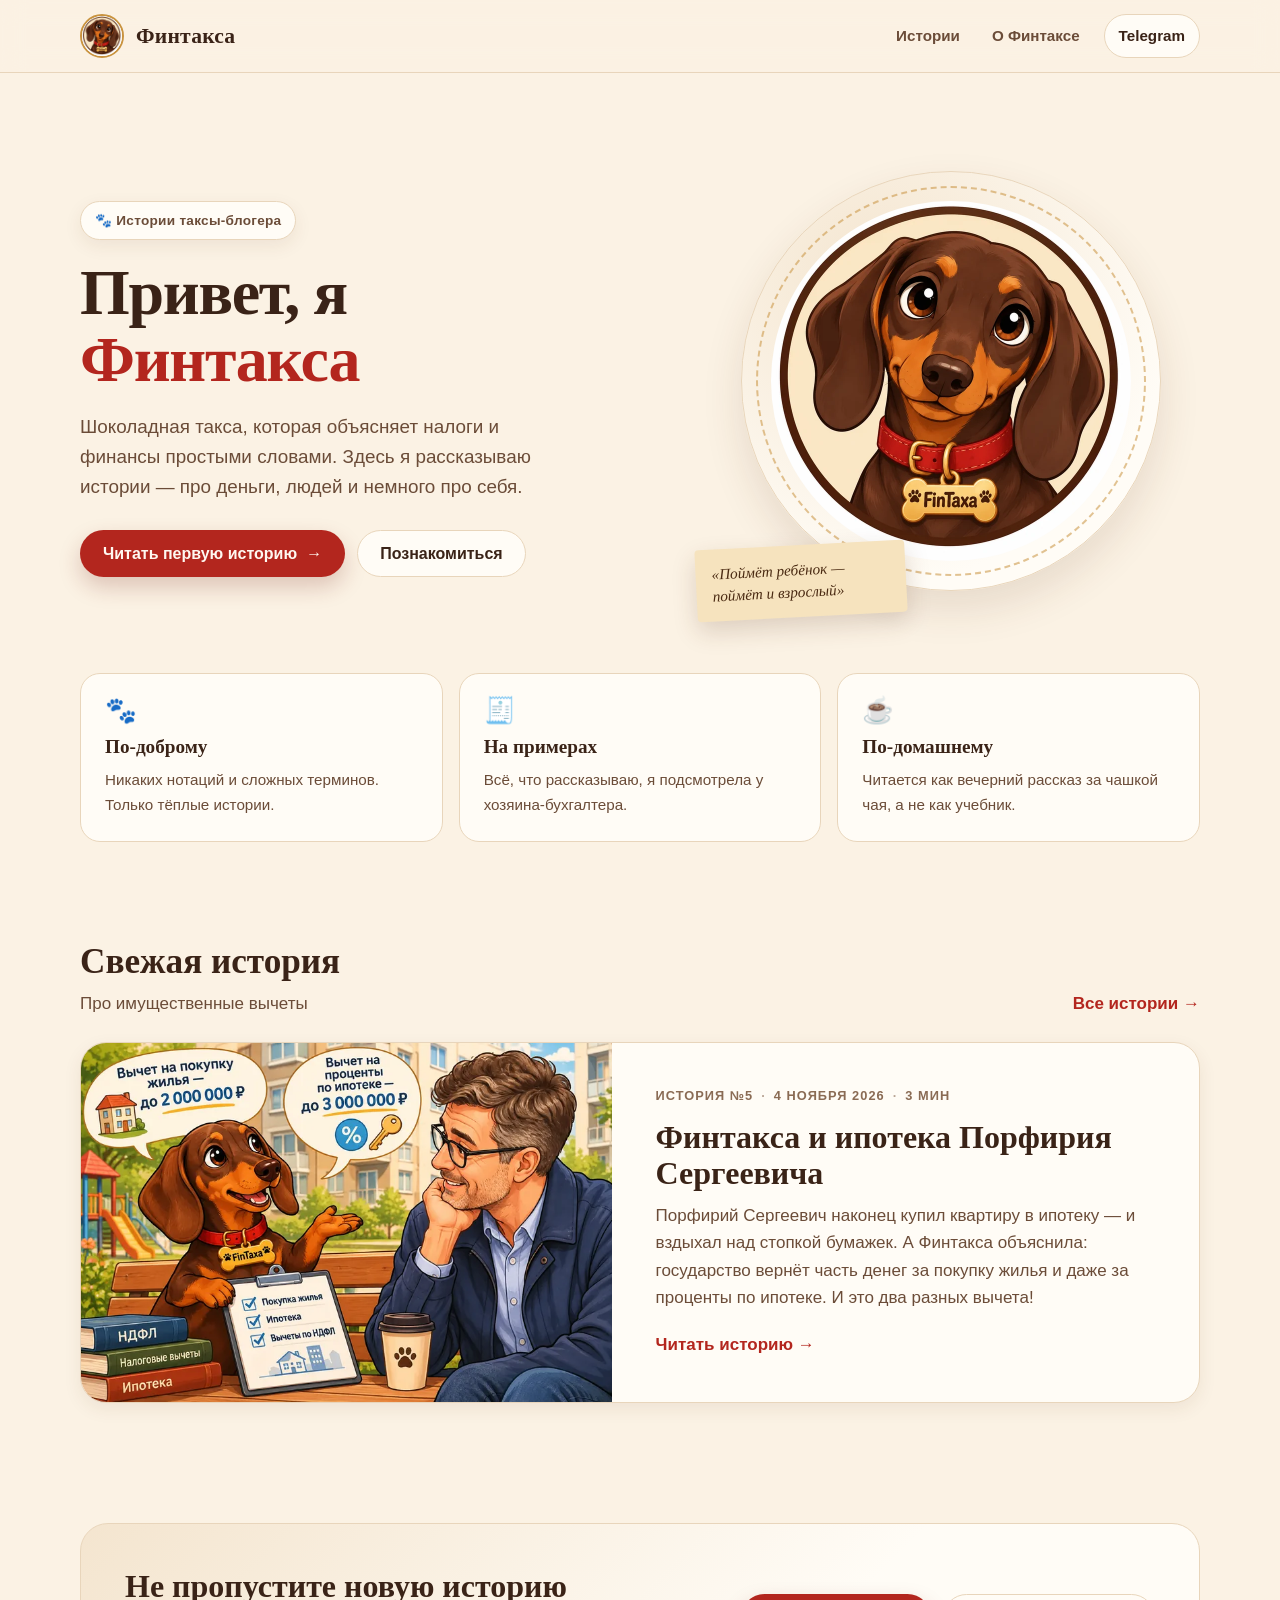
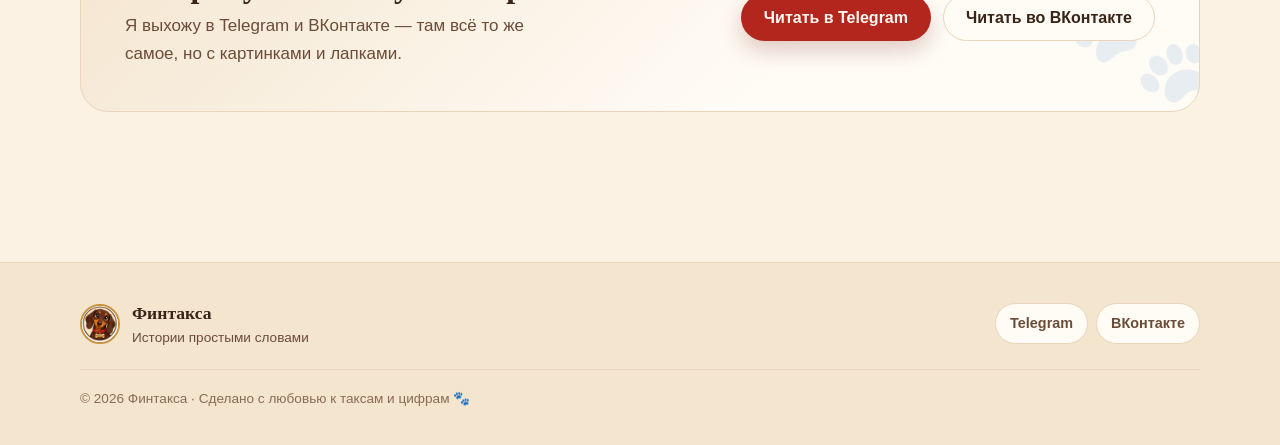
<file: site/index.html>
<!doctype html>
<html lang="ru">
<head>
  <meta charset="utf-8">
  <meta name="viewport" content="width=device-width, initial-scale=1">
  <title>Финтакса — истории таксы о финансах и налогах</title>
  <meta name="description" content="Истории шоколадной таксы Финтаксы, которая объясняет налоги и финансы простыми словами. Без занудства, с примерами и юмором.">
  <meta name="theme-color" content="#FBF2E4">
  <meta property="og:type" content="website">
  <meta property="og:locale" content="ru_RU">
  <meta property="og:title" content="Финтакса — истории таксы о финансах и налогах">
  <meta property="og:description" content="Истории шоколадной таксы Финтаксы, которая объясняет налоги и финансы простыми словами.">
  <meta property="og:image" content="assets/img/avatar.webp">
  <link rel="icon" type="image/png" href="assets/img/favicon.png">
  <link rel="stylesheet" href="assets/style.css">
</head>
<body>
  <a class="skip-link" href="#main">Перейти к содержанию</a>

  <header class="site-header">
    <div class="wrap header-inner">
      <a class="brand" href="#/" data-nav="home" aria-label="Финтакса — на главную">
        <img class="brand-avatar" src="assets/img/avatar.webp" alt="" width="44" height="44">
        <span class="brand-name">Финтакса</span>
      </a>
      <nav class="nav" aria-label="Основная навигация">
        <a href="#/stories" data-nav="stories">Истории</a>
        <a href="#/about" data-nav="about">О Финтаксе</a>
        <a class="nav-cta" href="https://t.me/fintaxa_explains" target="_blank" rel="noopener">Telegram</a>
      </nav>
    </div>
  </header>

  <main id="main">
    <!-- Главная -->
    <div class="view is-active" data-view="home" id="view-home">
      <section class="wrap hero">
        <div class="hero-copy">
          <span class="badge">🐾 Истории таксы-блогера</span>
          <h1>Привет, я <span class="accent">Финтакса</span></h1>
          <p class="lead">Шоколадная такса, которая объясняет налоги и финансы простыми словами. Здесь я рассказываю истории — про деньги, людей и немного про себя.</p>
          <div class="actions">
            <a class="btn btn-primary" href="#/story/kak-taksa-stala-fintaksоy">Читать первую историю <span aria-hidden="true">→</span></a>
            <a class="btn btn-ghost" href="#/about">Познакомиться</a>
          </div>
        </div>

        <div class="hero-figure">
          <div class="avatar-ring">
            <img src="assets/img/avatar.webp"
                 alt="Финтакса — шоколадная такса в красном ошейнике с медальоном FinTaxa"
                 width="720" height="720">
          </div>
          <p class="sticky-note">«Поймёт ребёнок — поймёт и взрослый»</p>
        </div>
      </section>

      <section class="wrap features" aria-label="Почему здесь так просто">
        <div class="feature">
          <span class="feature-ico" aria-hidden="true">🐾</span>
          <h2>По-доброму</h2>
          <p>Никаких нотаций и сложных терминов. Только тёплые истории.</p>
        </div>
        <div class="feature">
          <span class="feature-ico" aria-hidden="true">🧾</span>
          <h2>На примерах</h2>
          <p>Всё, что рассказываю, я подсмотрела у хозяина-бухгалтера.</p>
        </div>
        <div class="feature">
          <span class="feature-ico" aria-hidden="true">☕</span>
          <h2>По-домашнему</h2>
          <p>Читается как вечерний рассказ за чашкой чая, а не как учебник.</p>
        </div>
      </section>

      <section class="wrap section">
        <div class="section-head">
          <div>
            <h2>Свежая история</h2>
            <p class="section-sub">Про имущественные вычеты</p>
          </div>
          <a class="text-link" href="#/stories">Все истории →</a>
        </div>
        <a class="story-card" href="#/story/porfiriy-ipoteka-vychet">
          <img src="assets/img/story-5-card.webp"
               alt="Такса Финтакса объясняет Порфирию Сергеевичу имущественные вычеты: за покупку квартиры и проценты по ипотеке"
               width="800" height="533" loading="lazy">
          <span class="story-card-body">
            <span class="meta"><span>История №5</span><span class="dot">·</span><span>4 ноября 2026</span><span class="dot">·</span><span>3 мин</span></span>
            <span class="story-title">Финтакса и ипотека Порфирия Сергеевича</span>
            <span class="story-excerpt">Порфирий Сергеевич наконец купил квартиру в ипотеку — и вздыхал над стопкой бумажек. А Финтакса объяснила: государство вернёт часть денег за покупку жилья и даже за проценты по ипотеке. И это два разных вычета!</span>
            <span class="read-more">Читать историю →</span>
          </span>
        </a>
      </section>

      <section class="wrap section">
        <div class="subscribe">
          <div>
            <h2>Не пропустите новую историю</h2>
            <p>Я выхожу в Telegram и ВКонтакте — там всё то же самое, но с картинками и лапками.</p>
          </div>
          <div class="actions">
            <a class="btn btn-primary" href="https://t.me/fintaxa_explains" target="_blank" rel="noopener">Читать в Telegram</a>
            <a class="btn btn-ghost" href="https://vk.com/club242737346" target="_blank" rel="noopener">Читать во ВКонтакте</a>
          </div>
        </div>
      </section>
    </div>

    <!-- Все истории -->
    <div class="view" data-view="stories" id="view-stories">
      <section class="wrap page-head">
        <span class="eyebrow">Истории</span>
        <h1>Все истории</h1>
        <p class="lead">Небольшие рассказы о деньгах, налогах и жизни одной любопытной таксы.</p>
      </section>

      <section class="wrap">
        <div class="story-list">
          <a class="story-row" href="#/story/porfiriy-ipoteka-vychet">
            <img src="assets/img/story-5-card.webp"
                 alt="Такса Финтакса объясняет Порфирию Сергеевичу имущественные вычеты: за покупку квартиры и проценты по ипотеке"
                 width="800" height="533" loading="lazy">
            <span class="story-row-body">
              <span class="meta"><span>История №5</span><span class="dot">·</span><span>4 ноября 2026</span><span class="dot">·</span><span>3 мин</span></span>
              <span class="story-title">Финтакса и ипотека Порфирия Сергеевича</span>
              <span class="story-excerpt">Порфирий Сергеевич наконец купил квартиру в ипотеку — и вздыхал над стопкой бумажек. А Финтакса объяснила: государство вернёт часть денег за покупку жилья и даже за проценты по ипотеке. И это два разных вычета!</span>
              <span class="read-more">Читать историю →</span>
            </span>
          </a>

          <a class="story-row" href="#/story/vychety-lukerya-petrovna">
            <img src="assets/img/story-4-card.webp"
                 alt="Такса Финтакса объясняет соседке Лукерье Петровне налоговые вычеты за обучение и лечение"
                 width="800" height="533" loading="lazy">
            <span class="story-row-body">
              <span class="meta"><span>История №4</span><span class="dot">·</span><span>1 ноября 2026</span><span class="dot">·</span><span>3 мин</span></span>
              <span class="story-title">Государство возвращает!</span>
              <span class="story-excerpt">Лукерья Петровна потратилась на учёбу дочки и лечение — и тяжело вздыхала. А Финтакса объяснила: государство возвращает часть налога, это называется вычет. И считается он за обучение и лечение отдельно!</span>
              <span class="read-more">Читать историю →</span>
            </span>
          </a>

          <a class="story-row" href="#/story/pyat-stavok-ndfl">
            <img src="assets/img/story-3-card.webp"
                 alt="Такса Финтакса объясняет лестницу прогрессивной шкалы НДФЛ: пять ступенек со ставками 13, 15, 18, 20 и 22 процента"
                 width="800" height="533" loading="lazy">
            <span class="story-row-body">
              <span class="meta"><span>История №3</span><span class="dot">·</span><span>1 ноября 2026</span><span class="dot">·</span><span>3 мин</span></span>
              <span class="story-title">Пять ступенек налога</span>
              <span class="story-excerpt">Миша испугался: ставок налога стало пять! Финтакса объясняет прогрессивную шкалу на примере лестницы из пяти ступенек — и почему повышенный налог берут только с «хвостика» сверх порога.</span>
              <span class="read-more">Читать историю →</span>
            </span>
          </a>

          <a class="story-row" href="#/story/nalogi-ne-strashno">
            <img src="assets/img/story-2-card.webp"
                 alt="Такса Финтакса задумчиво смотрит на листок с расчётом налога 13% с зарплаты"
                 width="800" height="533" loading="lazy">
            <span class="story-row-body">
              <span class="meta"><span>История №2</span><span class="dot">·</span><span>30 октября 2026</span><span class="dot">·</span><span>2 мин</span></span>
              <span class="story-title">Налоги — это не страшно</span>
              <span class="story-excerpt">Соседский мальчик Миша спрашивает, что такое налог. Финтакса объясняет на примере класса, который скинулся по сто рублей на общие карандаши.</span>
              <span class="read-more">Читать историю →</span>
            </span>
          </a>

          <a class="story-row" href="#/story/kak-taksa-stala-fintaksоy">
            <img src="assets/img/story-1-card.webp"
                 alt="Такса Финтакса за рабочим столом бухгалтера"
                 width="800" height="533" loading="lazy">
            <span class="story-row-body">
              <span class="meta"><span>История №1</span><span class="dot">·</span><span>29 октября 2026</span><span class="dot">·</span><span>2 мин</span></span>
              <span class="story-title">Как такса стала Финтаксой</span>
              <span class="story-excerpt">Жила-была самая обычная такса: длинное туловище, короткие ножки, большие ушки. Однажды хозяин уронил бумажку — и с этого началась её дружба с цифрами.</span>
              <span class="read-more">Читать историю →</span>
            </span>
          </a>
        </div>
      </section>
    </div>

    <!-- О Финтаксе -->
    <div class="view" data-view="about" id="view-about">
      <section class="wrap page-head">
        <span class="eyebrow">Обо мне</span>
        <h1>О Финтаксе</h1>
        <p class="lead">Собака, которая любит цифры. Почти как косточки.</p>
      </section>

      <section class="wrap about-grid">
        <div class="about-photo">
          <img src="assets/img/avatar.webp"
               alt="Портрет Финтаксы — шоколадной таксы в красном ошейнике с медальоном FinTaxa"
               width="720" height="720">
        </div>

        <div class="about-text">
          <p>Я — шоколадная такса. Длинное туловище, короткие ножки, большие ушки и красный ошейник с медальоном, на котором написано моё имя.</p>
          <p>Мой хозяин — бухгалтер. Вечерами он садился за стол, открывал толстые папки и тихо клацал по клавиатуре, а я лежала рядом и слушала. Так, постепенно, я и разобралась, что такое налоги, вычеты и почему деньги любят порядок.</p>
          <p>Теперь я объясняю финансы простыми словами. Не потому что обожаю цифры (хотя и их тоже), а потому что взрослые зря их боятся. А мудрые собаки знают: поймёт ребёнок — поймёт и взрослый.</p>

          <div class="pullquote">«Фин — от finance, такса — от taxes. А ещё я просто такса.»</div>

          <dl class="facts">
            <div><dt>Порода</dt><dd>такса</dd></div>
            <div><dt>Окрас</dt><dd>шоколадный</dd></div>
            <div><dt>Ошейник</dt><dd>красный, с медальоном FinTaxa</dd></div>
            <div><dt>Любимое слово</dt><dd>«вычет»</dd></div>
            <div><dt>Не любит</dt><dd>«повышение налогов»</dd></div>
            <div><dt>Специальность</dt><dd>объяснять сложное простыми словами</dd></div>
          </dl>

          <h2 class="about-subhead">Где меня читать</h2>
          <div class="actions">
            <a class="btn btn-primary" href="https://t.me/fintaxa_explains" target="_blank" rel="noopener">Telegram</a>
            <a class="btn btn-ghost" href="https://vk.com/club242737346" target="_blank" rel="noopener">ВКонтакте</a>
          </div>
        </div>
      </section>
    </div>

    <!-- История №1 -->
    <div class="view" data-view="story" id="view-story">
      <article class="wrap article">
        <nav class="backlink" aria-label="Навигация по историям">
          <a href="#/stories">← Все истории</a>
        </nav>

        <header class="article-head">
          <div class="meta"><span>История №1</span><span class="dot">·</span><time datetime="2026-10-29">29 октября 2026</time><span class="dot">·</span><span>2 мин чтения</span></div>
          <h1>Как такса стала Финтаксой</h1>
          <p class="article-lead">История о том, как обычная такса с короткими ножками научилась разбираться в налогах — и решила объяснять их всем.</p>
        </header>

        <figure class="article-hero">
          <img src="assets/img/story-1.webp"
               alt="Такса Финтакса сидит за столом рядом с хозяином-бухгалтером и держит счёт-фактуру"
               width="1400" height="933">
          <figcaption>Такса помогает хозяину с отчётом — и заодно учится финансовой грамоте 🐾</figcaption>
        </figure>

        <div class="prose">
          <p>Жила-была самая обычная такса. Длинное туловище, короткие ножки, большие ушки — в общем, такса как такса. И звали её просто — Такса.</p>

          <p>Такса жила в доме, где хозяин работал бухгалтером. Вечерами он садился за стол и включал компьютер. Потом открывал принесённые с работы толстые папки, шуршал бумагами и быстро, но тихо клацал по клавиатуре. Такса лежала рядом на коврике и с любопытством слушала.</p>

          <p>Однажды хозяин уронил бумажку. Такса подняла её зубами и прочитала: «Счёт-фактура». Она принесла бумажку хозяину, положила морду ему на колено и гавкнула: «А это что такое?»</p>

          <p>Хозяин засмеялся и объяснил. Просто и понятно — как для хорошей собаки.</p>

          <p>С тех пор началась настоящая дружба с цифрами. Каждый вечер Такса приходила к столу и слушала. Хозяин рассказывал ей, почему люди платят налоги, куда идут эти деньги — на школы, больницы, дороги и детские площадки. Даже на площадку для собак в их дворе!</p>

          <p>Такса узнала, что такое зарплата, налог и вычет. Она поняла, что монетки в копилке растут быстрее, если не тратить их каждый раз на десятую косточку: девяти ей вполне хватало. Она даже научилась отличать важные бумажки от неважных и всегда приносила хозяину именно те, что нужно.</p>

          <p class="say">— Удивительная собака, — говорили соседи. — Твоя такса разбирается в финансах лучше, чем мы сами!</p>

          <p>Как-то раз хозяин пошутил:</p>

          <p class="say">— Ты у меня не просто Такса. Ты — Финтакса! Научилась разбираться в финансах и налогах!</p>

          <p>Такса вильнула хвостом и радостно тявкнула. Ей очень понравилось новое имя.</p>

          <p>А потом Финтакса подумала: «Взрослые вокруг вечно ворчат на налоги и боятся цифр. А ведь всё это совсем не страшно и не сложно! Надо просто рассказывать об этом понятно. Как хозяин рассказывал мне».</p>

          <blockquote class="pullquote">«Взрослые вечно ворчат на налоги и боятся цифр. А ведь это совсем не страшно!»</blockquote>

          <p>И она решила объяснять людям финансы и налоги простыми словами. Так, чтобы понял даже школьник. А мудрые собаки знают: если что-то понял ребёнок — точно поймёт и взрослый.</p>

          <p>Вот так обычная такса с короткими ножками стала Финтаксой — самым понятным экспертом по финансам и налогам во всём собачьем (и человеческом) мире.</p>

          <p>А хвост у неё теперь радостно виляет, когда она слышит слово «вычет». А на фразу «повышение налогов» реагирует заливистым лаем. 🐾</p>
        </div>

        <div class="article-end">
          <div class="divider" aria-hidden="true">🐾</div>
          <p class="endnote">Конец первой истории. Дальше будет ещё — про вычеты, копилки и другие важные бумажки.</p>
        </div>

        <aside class="cta-card">
          <div>
            <strong>Продолжение следует</strong>
            <p>Новые истории выходят в Telegram и ВКонтакте.</p>
          </div>
          <div class="actions">
            <a class="btn btn-primary" href="https://t.me/fintaxa_explains" target="_blank" rel="noopener">Telegram</a>
            <a class="btn btn-ghost" href="https://vk.com/club242737346" target="_blank" rel="noopener">ВКонтакте</a>
          </div>
        </aside>

        <p class="backlink bottom"><a href="#/stories">← Все истории</a></p>
      </article>
    </div>

    <!-- История №2 -->
    <div class="view" data-view="story" id="view-story-nalogi-ne-strashno">
      <article class="wrap article">
        <nav class="backlink" aria-label="Навигация по историям">
          <a href="#/stories">← Все истории</a>
        </nav>

        <header class="article-head">
          <div class="meta"><span>История №2</span><span class="dot">·</span><time datetime="2026-10-30">30 октября 2026</time><span class="dot">·</span><span>2 мин чтения</span></div>
          <h1>Налоги — это не страшно</h1>
          <p class="article-lead">История для школьников: что такое налог, если объяснять на примере класса, который скинулся по сто рублей.</p>
        </header>

        <figure class="article-hero">
          <img src="assets/img/story-2.webp"
               alt="Такса Финтакса задумчиво смотрит на листок с расчётом: с зарплаты 100 000 ₽ налог 13% — 13 000 ₽, на руки 87 000 ₽"
               width="1536" height="1024">
          <figcaption>13% с зарплаты — много ли это? Финтакса всё посчитала 🐾</figcaption>
        </figure>

        <div class="prose">
          <p>Однажды соседский мальчик Миша спросил Финтаксу:</p>

          <p class="say">— Финтакса, а что такое налог? Все взрослые только и делают, что жалуются на налоги.</p>

          <p>Финтакса подумала, почесала лапой за ухом и сказала:</p>

          <p class="say">— Давай расскажу историей. Помнишь, как в твоём классе вы все скинулись по сто рублей?</p>

          <p>Миша кивнул:</p>

          <p class="say">— Да! Мы купили на класс большие коробки карандашей и красок. Каждому досталось!</p>

          <p>— Вот это и есть налог, — сказала Финтакса. — Когда все люди в стране отдают немножко своих денег в одну большую общую копилку. Эту копилку называют <strong>бюджетом</strong>. А из неё государство строит то, чем пользуются все: школы, больницы, дороги, парки и даже спортивные площадки во дворах.</p>

          <p>Миша почесал затылок:</p>

          <p class="say">— А много забирают?</p>

          <p>— С зарплаты, например, из каждых ста рублей тринадцать уходят в общую копилку, — объяснила Финтакса. — Остальные восемьдесят семь — твои, трать на что хочешь. Это налог с зарплаты или НДФЛ по умному.</p>

          <p class="say">— Тринадцать из ста… — задумался Миша. — Да это же совсем не страшно!</p>

          <p>— И ещё вот что хорошо, — добавила Финтакса. — Иногда государство возвращает часть денег обратно. Например, если семья заплатила за учёбу или лечение, ей могут вернуть часть или даже полностью уплаченную как налог сумму. Это называется <strong>вычетом</strong>.</p>

          <p class="say">— Вычет… звучит неплохо, — улыбнулся Миша.</p>

          <p>Финтакса вильнула хвостом:</p>

          <p class="say">— Запомни главное: налог — это не «у тебя забрали», а «все вместе сложились». Как в классе со ста рублями. Без общей копилки не было бы ни новых карандашей, ни площадки во дворе, ни дороги, по которой ты идёшь в школу.</p>

          <p>Миша подумал и сказал твёрдо:</p>

          <p class="say">— Когда я вырасту и буду получать зарплату, я буду платить налоги спокойно. Это же честно — все вносим понемногу, и всем от этого хорошо!</p>

          <p>— Вот и молодец, — радостно тявкнула Финтакса. — А пока копи свои карманные деньги в копилке. Тоже полезная привычка. 🐾</p>

          <blockquote class="pullquote">«Налог — это не «у тебя забрали», а «все вместе сложились»».</blockquote>
        </div>

        <div class="article-end">
          <div class="divider" aria-hidden="true">🐾</div>
          <p class="endnote">Конец второй истории. Подробнее о налогах физических лиц — в большой статье блога.</p>
        </div>

        <aside class="cta-card">
          <div>
            <strong>Продолжение следует</strong>
            <p>Новые истории выходят в Telegram и ВКонтакте.</p>
          </div>
          <div class="actions">
            <a class="btn btn-primary" href="https://t.me/fintaxa_explains" target="_blank" rel="noopener">Telegram</a>
            <a class="btn btn-ghost" href="https://vk.com/club242737346" target="_blank" rel="noopener">ВКонтакте</a>
          </div>
        </aside>

        <p class="backlink bottom"><a href="#/stories">← Все истории</a></p>
      </article>
    </div>

    <!-- История №3 -->
    <div class="view" data-view="story" id="view-story-pyat-stavok-ndfl">
      <article class="wrap article">
        <nav class="backlink" aria-label="Навигация по историям">
          <a href="#/stories">← Все истории</a>
        </nav>

        <header class="article-head">
          <div class="meta"><span>История №3</span><span class="dot">·</span><time datetime="2026-11-01">1 ноября 2026</time><span class="dot">·</span><span>3 мин чтения</span></div>
          <h1>Пять ступенек налога</h1>
          <p class="article-lead">История про прогрессивную шкалу НДФЛ: пять ставок — 13, 15, 18, 20 и 22 процента — и почему повышенный налог берут только с «хвостика» сверх порога.</p>
        </header>

        <figure class="article-hero">
          <img src="assets/img/story-3.webp"
               alt="Такса Финтакса объясняет лестницу прогрессивной шкалы НДФЛ: пять ступенек со ставками 13, 15, 18, 20 и 22 процента"
               width="1400" height="933">
          <figcaption>Пять ступенек — и все они разные. Финтакса показывает, на какой стоит большинство 🐾</figcaption>
        </figure>

        <div class="prose">
          <p>Однажды Миша прибежал к Финтаксе озадаченный:</p>

          <p class="say">— Финтакса! Папа вчера сказал, что теперь налогов пять. Пять ставок! Тринадцать, пятнадцать, восемнадцать, двадцать и двадцать два процента. Это правда?! Значит, у кого-то забирают почти четверть?</p>

          <p>Финтакса вильнула хвостом:</p>

          <p class="say">— Правда, но не совсем так, как ты испугался. Садись, сейчас объясню на ступеньках.</p>

          <p class="say">— На каких ступеньках?</p>

          <p class="say">— Представь лестницу из пяти ступенек, — сказала Финтакса. — По этой лестнице поднимается твоя зарплата за год. Первая ступенька — до двух миллионов четырёхсот тысяч рублей в год. Пока ты стоишь на ней, налог самый обычный — тринадцать процентов. Ты помнишь: из каждых ста рублей тринадцать — в общую копилку.</p>

          <p class="say">— Помню, — кивнул Миша.</p>

          <p class="say">— А теперь внимание, главный секрет, — Финтакса даже ухом повела. — Если кто-то зарабатывает больше и поднимается на вторую ступеньку, то платить пятнадцать процентов он начинает не со ВСЕЙ своей зарплаты, а только с той части, что выше первой ступеньки!</p>

          <p class="say">— В смысле?</p>

          <p class="say">— Смотри, — Финтакса нарисовала лапой ряд чисел. — Если человек за год заработал три миллиона, то с двух миллионов четырёхсот тысяч он платит тринадцать процентов, как все. А пятнадцать — только с оставшихся шестисот тысяч. Понимаешь? Повышенный налог берут только с «хвостика» сверх порога.</p>

          <p class="say">— О-о-о! — протянул Миша. — А я думал, забирают пятнадцать со всего сразу. Вот бы испугался!</p>

          <p class="say">— Многие взрослые так же пугаются, — вздохнула Финтакса. — А зря. Дальше ступеньки идут так: пятнадцать процентов — с части дохода от двух миллионов четырёхсот тысяч до пяти миллионов в год. Восемнадцать — с части от пяти до двадцати миллионов. Двадцать — от двадцати до пятидесяти миллионов. И двадцать два — только с того, что выше пятидесяти миллионов за год.</p>

          <p>Миша задумался:</p>

          <p class="say">— А много людей поднимается на вторую ступеньку?</p>

          <p class="say">— Совсем немного, — ответила Финтакса. — Двух миллионов четыреста тысяч в год — это двести тысяч рублей зарплаты в месяц. Большинство людей в стране столько не получают. Так что почти все стоят на первой ступеньке и платят те самые тринадцать, что и раньше. Для них вообще ничего не изменилось!</p>

          <p class="say">— А на пятой ступеньке вообще кто-нибудь стоит?</p>

          <p class="say">— Есть немножко, — честно сказала Финтакса. — Такая лестница называется умным словом «прогрессивная шкала»: кто зарабатывает много-много, тот и вносит в общую копилку побольше. А кто зарабатывает обычно — платит привычные тринадцать.</p>

          <p class="say">— Справедливо, — решил Миша. — Как у нас в классе: на праздник мальчишкам поручили принести стулья, а Степе — самому сильному — тяжёлый стол!</p>

          <p class="say">— Вот-вот, — радостно тявкнула Финтакса. — И запомни ещё одно: если папа работает по найму, ему самому ничего считать не нужно. Налог посчитает и заплатит работодатель. А папа может просто заглянуть в расчётный листок и посмотреть, на какой ступеньке он стоит.</p>

          <p>Миша с новыми знаниями побежал домой, а Финтакса облизнулась и подумала: «Пять ставок — звучит грозно. Но если разобраться, это просто лестница, где каждый платит со своей ступеньки». 🐾</p>

          <blockquote class="pullquote">«Пять ставок — звучит грозно. Но это просто лестница, где каждый платит со своей ступеньки»</blockquote>

          <p>Запомнила Финтакса — запомни и ты:</p>
          <ul>
            <li>📌 ставок стало пять: 13, 15, 18, 20 и 22 процента;</li>
            <li>📌 повышенная ставка действует только на часть дохода выше порога, а не на всю зарплату;</li>
            <li>📌 большинство людей как платили 13 %, так и платят — изменения их не коснулись;</li>
            <li>📌 работнику ничего делать не нужно — всё считает работодатель.</li>
          </ul>
        </div>

        <div class="article-end">
          <div class="divider" aria-hidden="true">🐾</div>
          <p class="endnote">Конец третьей истории. Дальше будет ещё — про вычеты, копилки и другие важные бумажки.</p>
        </div>

        <aside class="cta-card">
          <div>
            <strong>Продолжение следует</strong>
            <p>Новые истории выходят в Telegram и ВКонтакте.</p>
          </div>
          <div class="actions">
            <a class="btn btn-primary" href="https://t.me/fintaxa_explains" target="_blank" rel="noopener">Telegram</a>
            <a class="btn btn-ghost" href="https://vk.com/club242737346" target="_blank" rel="noopener">ВКонтакте</a>
          </div>
        </aside>

        <p class="backlink bottom"><a href="#/stories">← Все истории</a></p>
      </article>
    </div>

    <!-- История №4 -->
    <div class="view" data-view="story" id="view-story-vychety-lukerya-petrovna">
      <article class="wrap article">
        <nav class="backlink" aria-label="Навигация по историям">
          <a href="#/stories">← Все истории</a>
        </nav>

        <header class="article-head">
          <div class="meta"><span>История №4</span><span class="dot">·</span><time datetime="2026-11-01">1 ноября 2026</time><span class="dot">·</span><span>3 мин чтения</span></div>
          <h1>Государство возвращает!</h1>
          <p class="article-lead">История про налоговые вычеты: как вернуть часть уплаченного налога за обучение и лечение — и почему они считаются отдельно друг от друга.</p>
        </header>

        <figure class="article-hero">
          <img src="assets/img/story-4.webp"
               alt="Такса Финтакса объясняет соседке Лукерье Петровне налоговые вычеты за обучение и лечение"
               width="1400" height="933">
          <figcaption>Учёба и лечение — не только расходы: часть налога можно вернуть 🐾</figcaption>
        </figure>

        <div class="prose">
          <p>Как-то раз Финтакса сидела на лавочке у подъезда и грела нос на солнышке. Мимо проходила соседка Лукерья Петровна и тяжело вздыхала. Так тяжело, что у Финтаксы ушки сами собой навострились.</p>

          <p class="say">— Ох, горе ты моё, — сказала Лукерья Петровна и присела рядом. — Дочка на платное поступила, на высшее, на очное. Сто тысяч за год учёбы отдали. Да и сама я к врачам побегала, анализы, стоматолог… На сорок тысяч набежало. Зарплата вся разошлась, а ещё год жить!</p>

          <p>Финтакса внимательно выслушала, а потом вильнула хвостом:</p>

          <p class="say">— Лукерья Петровна, а вы знаете, что государство часть этих денег возвращает?</p>

          <p class="say">— Как это — возвращает? — удивилась соседка. — Государство только забирать умеет!</p>

          <p class="say">— Не только, — тявкнула Финтакса. — Помните, мы с Мишей разбирали: с вашей зарплаты уходит тринадцать процентов налога — НДФЛ? Так вот, если вы потратили деньги на учёбу или лечение, часть уплаченного налога можно вернуть себе обратно. Это называется налоговый вычет.</p>

          <p class="say">— Обратно?! Сколько же?</p>

          <p class="say">— Считайте, — Финтакса придвинулась поближе. — Ваша дочка учится на очном, на платном. За обучение ребёнка до двадцати четырёх лет положен вычет. Государство учитывает до ста десяти тысяч рублей расходов на учёбу в год. Вы заплатили сто тысяч — вся сумма влезает. Тринадцать процентов от ста тысяч — это тринадцать тысяч рублей. Ваша честная тринадцатка вернётся домой!</p>

          <p class="say">— Тринадцать тысяч! — ахнула Лукерья Петровна. — Это же по моим меркам целая зарплата за полмесяца!</p>

          <p class="say">— И это ещё не всё, — продолжала Финтакса. — Лечение — отдельная строка. Анализы, врачи, стоматолог, лекарства по рецептам — на всё это тоже дают вычет. Правда, у таких «обычных» расходов есть общий потолок: сто пятьдесят тысяч рублей в год. Вы потратили сорок — тринадцать процентов от них, пять тысяч двести рублей, тоже ваши.</p>

          <p>Лукерья Петровна прикинула на пальцах:</p>

          <p class="say">— Тринадцать тысяч за учёбу, пять двести за здоровье… Восемнадцать тысяч двести рублей назад?! Это ж надо так проворонить!</p>

          <p class="say">— И поймите главное, — важно сказала Финтакса, — вычет за обучение детей считается ОТДЕЛЬНО от лечения. Один другого не съедает. А если вдруг, не дай бог, понадобится дорогостоящее лечение по особому списку — там вообще нет потолка: вернуть тринадцать процентов со всей суммы!</p>

          <p class="say">— А что мне для этого делать? Наверное, очереди, бумажки… — поморщилась соседка.</p>

          <p class="say">— Проще, чем кажется, — успокоила Финтакса. — Есть два пути. Первый: в следующем году подать декларацию 3-НДФЛ через личный кабинет на сайте налоговой — прямо с дивана, приложить договор с вузом, квитанции об оплате и справку от стоматолога. Второй: не ждать следующего года и оформить вычет через своего работодателя — тогда вам просто перестанут удерживать налог из зарплаты, пока вся сумма не наберётся.</p>

          <p class="say">— А чеки-то… чеки я от стоматолога сохранила, а из вуза… — задумалась Лукерья Петровна.</p>

          <p class="say">— А из вуза дочку попросите справку об оплате взять, там всё будет: и сумма, и номер лицензии...</p>

          <p class="say">— Ну и ну! Пойду дочку обрадую: ей знания, а мне часть денежек назад! — на ходу радостно крикнула соседка.</p>

          <p>Довольная Финтакса задрала носик на солнышко и важно подумала: «Вот это и есть вычет. Государство не только забирает в общую копилку — оно умеет и возвращать. Надо только знать и не лениться попросить». 🐾</p>

          <blockquote class="pullquote">«Государство не только забирает в общую копилку — оно умеет и возвращать. Надо только знать и не лениться попросить»</blockquote>

          <p>Запомнила Финтакса — запомни и ты:</p>
          <ul>
            <li>📌 за платное очное обучение ребёнка (до 24 лет, включая высшее) — вычет до 110 000 ₽ расходов в год, вернуть можно до 14 300 ₽;</li>
            <li>📌 за своё лечение, анализы и лекарства — вычет в общем лимите 150 000 ₽ в год, вернуть до 19 500 ₽ (обучение детей в этот лимит не входит, считается отдельно);</li>
            <li>📌 дорогостоящее лечение из особого списка — без лимита, 13 % со всей суммы;</li>
            <li>📌 два способа получить: декларация 3-НДФЛ в следующем году или вычет через работодателя в текущем году;</li>
            <li>📌 без договоров, чеков и справок денег не отдадут — собирайте бумажки, как мы, собаки. 🐾</li>
          </ul>
        </div>

        <div class="article-end">
          <div class="divider" aria-hidden="true">🐾</div>
          <p class="endnote">Конец четвёртой истории. Дальше будет ещё — про копилки и другие важные бумажки.</p>
        </div>

        <aside class="cta-card">
          <div>
            <strong>Продолжение следует</strong>
            <p>Новые истории выходят в Telegram и ВКонтакте.</p>
          </div>
          <div class="actions">
            <a class="btn btn-primary" href="https://t.me/fintaxa_explains" target="_blank" rel="noopener">Telegram</a>
            <a class="btn btn-ghost" href="https://vk.com/club242737346" target="_blank" rel="noopener">ВКонтакте</a>
          </div>
        </aside>

        <p class="backlink bottom"><a href="#/stories">← Все истории</a></p>
      </article>
    </div>

    <!-- История №5 -->
    <div class="view" data-view="story" id="view-story-porfiriy-ipoteka-vychet">
      <article class="wrap article">
        <nav class="backlink" aria-label="Навигация по историям">
          <a href="#/stories">← Все истории</a>
        </nav>

        <header class="article-head">
          <div class="meta"><span>История №5</span><span class="dot">·</span><time datetime="2026-11-04">4 ноября 2026</time><span class="dot">·</span><span>3 мин чтения</span></div>
          <h1>Финтакса и ипотека Порфирия Сергеевича</h1>
          <p class="article-lead">История про имущественные вычеты: как вернуть часть налога за покупку жилья и отдельно — за уплаченные банку проценты по ипотеке.</p>
        </header>

        <figure class="article-hero">
          <img src="assets/img/story-5.webp"
               alt="Такса Финтакса объясняет Порфирию Сергеевичу имущественные вычеты: за покупку квартиры и проценты по ипотеке"
               width="1400" height="933">
          <figcaption>Квартира куплена, ипотека платится — и часть денег государство вернёт 🐾</figcaption>
        </figure>

        <div class="prose">
          <p>Как-то утром Финтакса догрызала сладкую косточку на лавочке у дома, когда мимо прошёл Порфирий Сергеевич из соседнего подъезда — с раскрасневшимся лицом и стопкой бумажек, перемотанных резинкой.</p>

          <p class="say">— Ох, Финтакса, ох… — тут же заговорил он, заметив собаку. — Купил я наконец квартиру. Свою! Четыре миллиона, а без двухсот. Двадцать лет копил на первый взнос, ещё двадцать — отдавать ипотеку. И вот сижу теперь, бумажки пересчитываю, будто что это мне даст.</p>

          <p>Финтакса бодро тявкнула:</p>

          <p class="say">— А вы не грустите, Порфирий Сергеевич! Государство вам часть денег вернёт. Это называется имущественный вычет.</p>

          <p class="say">— Вернет? — Порфирий Сергеевич недоверчиво поднял брови. — Государство?</p>

          <p class="say">— Возвращает, проверено, — вильнула Финтакса хвостом. — Покупка квартиры — случай самый известный. Запоминайте правило: за жильё государство учитывает расходы до <strong>двух миллионов рублей</strong>. С них вам положен вычет. При тринадцати процентах это двести шестьдесят тысяч рублей.</p>

          <p>Порфирий Сергеевич аж присел на лавочку:</p>

          <p class="say">— Двести шестьдесят тысяч?! Да я столько только за проценты по ипотке отдал!</p>

          <p class="say">— Про это дальше будет, — Финтакса подняла лапу. — Но есть одно честное «но». Вычет умеет возвращать только тот налог, который вы уже отдали. Если за год с вашей зарплаты ушло, скажем, семьдесят восемь тысяч налога — столько за год и вернут. Остаток не пропадёт: его перенесут на следующие годы, пока все двести шестьдесят тысяч не наберутся.</p>

          <p class="say">— То есть это не за один раз… — протянул сосед.</p>

          <p class="say">— Гав, — кивнула Финтакса. — Квартиру за четыре миллиона вы купили, но учитывают только два. Остаток вычета не сгорает — его можно добрать даже на другой квартире в будущем, до последней копейки.</p>

          <p class="say">— А деньги за проценты? Я же плачу банку столько процентов! — широко развел руки Порфирий Сергеевич.</p>

          <p class="say">— И проценты по ипотке возвращают! И вот это, между прочим, отдельный вычет, один другого не съедает. За уплаченные банку проценты государство учитывает до <strong>трёх миллионов рублей</strong>. Тринадцать процентов от трёх миллионов — триста девяносто тысяч рублей. Но и здесь по-честному: сколько процентов за год реально заплатили — на столько вычет за этот год и положен. Заплатили за год четыреста тысяч процентов — вычет с этих четырёхсот, назад пятьдесят две тысячи. Остальное — по мере того как будете платить дальше.</p>

          <p>Порфирий Сергеевич уже загибал пальцы:</p>

          <p class="say">— Значит, двести шестьдесят тысяч за квартиру, плюс триста девяносто за проценты… Всё вместе — шестьсот пятьдесят тысяч?!</p>

          <p class="say">— Плюс, — важно сказала Финтакса. — Один порядок: сначала обычно выбирают вычет за саму квартиру, а за проценты — следом. И помните главное: за один год не вернут больше, чем вы отдали налоговой. Это не приз по лотерее, это возврат ранее уплаченного!</p>

          <p class="say">— А как получать-то? Снова декларации, очереди? — поморщился сосед.</p>

          <p class="say">— Очередей нет, — успокоила Финтакса. — Заходите в личный кабинет на сайте налоговой: для квартир, купленных после две тысячи двадцатого года, там уже всё заполнено заранее. Проверяете цифры и жмёте кнопку. Можно и по старинке — декларацией за минувший год, и даже через работодателя, чтобы просто перестали удерживать налог с зарплаты.</p>

          <p class="say">— И чеки? — сразу спросил Порфирий Сергеевич.</p>

          <p class="say">— Бумажки как всегда нужны: договор, платёжки, справка о процентах из банка. Только одно предупреждаю: если на покупку дали материнский капитал или субсидию — на эти суммы вычет не распространяется.</p>

          <p>Порфирий Сергеевич туго прижал резинку на своей стопке бумажек, и стопка вдруг показалась ему не обузой, а сокровищем.</p>

          <p class="say">— Значит, всё не зря, — пробормотал он. — Иду в личный кабинет!</p>

          <p>Финтакса проводила его взглядом и довольно вздохнула: «Квартира — это надолго. И вычет тоже: деньги будут возвращаться не один год. Главное — не забывать их просить». 🐾</p>

          <blockquote class="pullquote">«Квартира — это надолго. И вычет тоже: деньги будут возвращаться не один год. Главное — не забывать их просить»</blockquote>

          <p>Запомнила Финтакса — запомни и ты:</p>
          <ul>
            <li>📌 за покупку жилья учитывают расходы до 2 млн ₽ — назад до 260 000 ₽ (13 %); остаток вычета переносится на другие квартиры в будущем;</li>
            <li>📌 за проценты по ипотеке — отдельный вычет, до 3 млн ₽, назад до 390 000 ₽; только по одной квартире и один раз в жизни;</li>
            <li>📌 за год вернут не больше, чем уплачено НДФЛ, — остальное перенесут на следующие годы;</li>
            <li>📌 материнский капитал и субсидии из вычета исключаются;</li>
            <li>📌 получить можно в личном кабинете налоговой (для квартир после 2020 года — уже заполнено), декларацией 3-НДФЛ или через работодателя.</li>
          </ul>
        </div>

        <div class="article-end">
          <div class="divider" aria-hidden="true">🐾</div>
          <p class="endnote">Конец пятой истории. Дальше будет ещё — про копилки и другие важные бумажки.</p>
        </div>

        <aside class="cta-card">
          <div>
            <strong>Продолжение следует</strong>
            <p>Новые истории выходят в Telegram и ВКонтакте.</p>
          </div>
          <div class="actions">
            <a class="btn btn-primary" href="https://t.me/fintaxa_explains" target="_blank" rel="noopener">Telegram</a>
            <a class="btn btn-ghost" href="https://vk.com/club242737346" target="_blank" rel="noopener">ВКонтакте</a>
          </div>
        </aside>

        <p class="backlink bottom"><a href="#/stories">← Все истории</a></p>
      </article>
    </div>
  </main>

  <footer class="site-footer">
    <div class="wrap footer-inner">
      <div class="footer-brand">
        <img src="assets/img/avatar.webp" alt="" width="40" height="40">
        <div>
          <strong>Финтакса</strong>
          <span>Истории простыми словами</span>
        </div>
      </div>
      <div class="footer-links">
        <a href="https://t.me/fintaxa_explains" target="_blank" rel="noopener">Telegram</a>
        <a href="https://vk.com/club242737346" target="_blank" rel="noopener">ВКонтакте</a>
      </div>
      <p class="footer-note">© 2026 Финтакса · Сделано с любовью к таксам и цифрам 🐾</p>
    </div>
  </footer>

  <script src="assets/script.js"></script>
</body>
</html>
</file>
<file: site/assets/style.css>
/* ==========================================================================
   Финтакса — истории простыми словами
   Тёплая «книга историй»: кремовый фон, шоколад, красный ошейник, золото
   ========================================================================== */

:root {
  --bg: #FBF2E4;
  --bg-2: #F4E5CF;
  --surface: #FFFCF6;
  --ink: #3A2317;
  --ink-2: #6B4C38;
  --muted: #8A6B54;
  --accent: #B3261E;
  --accent-strong: #8E1B15;
  --on-accent: #FFF8F1;
  --gold: #C9933F;
  --gold-soft: #F6E3BE;
  --note-ink: #4A2A12;
  --line: #E8D5BB;
  --shadow: 0 18px 40px rgba(90, 52, 26, .12);
  --shadow-soft: 0 6px 18px rgba(90, 52, 26, .08);
  --radius: 20px;
  --serif: Georgia, "Times New Roman", serif;
  --sans: "Segoe UI", -apple-system, BlinkMacSystemFont, Roboto, Arial, sans-serif;
}

@media (prefers-color-scheme: dark) {
  :root:not([data-theme="light"]) {
    --bg: #191009;
    --bg-2: #221610;
    --surface: #241811;
    --ink: #F4E7D6;
    --ink-2: #D3B9A2;
    --muted: #A98C74;
    --accent: #F0786C;
    --accent-strong: #FF9388;
    --on-accent: #2A0D09;
    --gold: #D9A85F;
    --gold-soft: #3A2A19;
    --note-ink: #F0D7A8;
    --line: #3A2A1F;
    --shadow: 0 20px 44px rgba(0, 0, 0, .5);
    --shadow-soft: 0 8px 20px rgba(0, 0, 0, .35);
  }
}

:root[data-theme="dark"] {
  --bg: #191009;
  --bg-2: #221610;
  --surface: #241811;
  --ink: #F4E7D6;
  --ink-2: #D3B9A2;
  --muted: #A98C74;
  --accent: #F0786C;
  --accent-strong: #FF9388;
  --on-accent: #2A0D09;
  --gold: #D9A85F;
  --gold-soft: #3A2A19;
  --note-ink: #F0D7A8;
  --line: #3A2A1F;
  --shadow: 0 20px 44px rgba(0, 0, 0, .5);
  --shadow-soft: 0 8px 20px rgba(0, 0, 0, .35);
}

/* --- База ---------------------------------------------------------------- */

*,
*::before,
*::after { box-sizing: border-box; }

html { scroll-behavior: smooth; }

body {
  margin: 0;
  background: var(--bg);
  color: var(--ink);
  font-family: var(--sans);
  font-size: 17px;
  line-height: 1.6;
  -webkit-font-smoothing: antialiased;
  text-rendering: optimizeLegibility;
}

img { display: block; max-width: 100%; height: auto; }
a { color: inherit; }
p { margin: 0 0 1em; }
figure { margin: 0; }
blockquote { margin: 0; }
dl, dd { margin: 0; }

.wrap {
  width: min(1120px, calc(100% - 48px));
  margin-inline: auto;
}

:focus-visible {
  outline: 3px solid color-mix(in srgb, var(--accent) 65%, transparent);
  outline-offset: 3px;
  border-radius: 6px;
}

.skip-link {
  position: absolute;
  left: 12px;
  top: -70px;
  z-index: 100;
  padding: 10px 16px;
  border-radius: 10px;
  background: var(--accent);
  color: var(--on-accent);
  text-decoration: none;
  font-weight: 600;
  transition: top .2s ease;
}
.skip-link:focus { top: 12px; }

/* --- Шапка --------------------------------------------------------------- */

.site-header {
  position: sticky;
  top: 0;
  z-index: 50;
  background: color-mix(in srgb, var(--bg) 86%, transparent);
  -webkit-backdrop-filter: blur(12px);
  backdrop-filter: blur(12px);
  border-bottom: 1px solid var(--line);
}

.header-inner {
  display: flex;
  align-items: center;
  justify-content: space-between;
  gap: 20px;
  min-height: 72px;
}

.brand {
  display: inline-flex;
  align-items: center;
  gap: 12px;
  text-decoration: none;
}

.brand-avatar {
  width: 44px;
  height: 44px;
  border-radius: 50%;
  border: 2px solid var(--gold);
  object-fit: cover;
  background: var(--surface);
}

.brand-name {
  font-family: var(--serif);
  font-size: 1.35rem;
  font-weight: 700;
  letter-spacing: .01em;
}

.nav {
  display: flex;
  align-items: center;
  gap: 4px;
}

.nav a {
  padding: 9px 14px;
  border-radius: 999px;
  font-size: .95rem;
  font-weight: 600;
  color: var(--ink-2);
  text-decoration: none;
  transition: background-color .18s ease, color .18s ease;
}

.nav a:hover {
  background: var(--bg-2);
  color: var(--ink);
}

.nav a[aria-current="page"] {
  color: var(--accent);
  background: color-mix(in srgb, var(--accent) 9%, transparent);
}

.nav .nav-cta {
  margin-left: 6px;
  border: 1px solid var(--line);
  background: var(--surface);
  color: var(--ink);
}

.nav .nav-cta:hover {
  border-color: var(--accent);
  color: var(--accent);
}

/* --- Кнопки и ссылки ----------------------------------------------------- */

.btn {
  display: inline-flex;
  align-items: center;
  justify-content: center;
  gap: 9px;
  padding: 13px 22px;
  border: 1px solid transparent;
  border-radius: 999px;
  font-family: var(--sans);
  font-size: 1rem;
  font-weight: 600;
  line-height: 1.2;
  text-decoration: none;
  cursor: pointer;
  transition: transform .18s ease, background-color .18s ease,
              border-color .18s ease, color .18s ease, box-shadow .18s ease;
}

.btn-primary {
  background: var(--accent);
  color: var(--on-accent);
  box-shadow: 0 10px 22px rgba(120, 32, 24, .22);
}

.btn-primary:hover {
  background: var(--accent-strong);
  transform: translateY(-1px);
}

.btn-ghost {
  background: var(--surface);
  border-color: var(--line);
  color: var(--ink);
}

.btn-ghost:hover {
  border-color: var(--accent);
  color: var(--accent);
  transform: translateY(-1px);
}

.text-link {
  font-weight: 600;
  color: var(--accent);
  text-decoration: none;
  white-space: nowrap;
}

.text-link:hover { text-decoration: underline; }

/* --- Представления (вкладки) -------------------------------------------- */

.view { display: none; }

.view.is-active {
  display: block;
  animation: view-in .35s ease both;
}

@keyframes view-in {
  from { opacity: 0; transform: translateY(8px); }
  to   { opacity: 1; transform: none; }
}

/* --- Главная: обложка ---------------------------------------------------- */

.hero {
  display: grid;
  grid-template-columns: minmax(0, 1.05fr) minmax(0, .95fr);
  align-items: center;
  gap: clamp(32px, 6vw, 72px);
  padding: clamp(40px, 7vw, 88px) 0 clamp(32px, 5vw, 56px);
}

.badge {
  display: inline-flex;
  align-items: center;
  gap: 8px;
  padding: 8px 14px;
  border: 1px solid var(--line);
  border-radius: 999px;
  background: var(--surface);
  color: var(--ink-2);
  font-size: .85rem;
  font-weight: 600;
  letter-spacing: .02em;
  box-shadow: var(--shadow-soft);
}

.hero h1 {
  margin: 20px 0 18px;
  font-family: var(--serif);
  font-size: clamp(2.4rem, 5.2vw, 4rem);
  font-weight: 700;
  line-height: 1.04;
  letter-spacing: -.02em;
}

.hero h1 .accent { color: var(--accent); }

.lead {
  max-width: 46ch;
  color: var(--ink-2);
  font-size: clamp(1.03rem, 1.6vw, 1.18rem);
}

.actions {
  display: flex;
  flex-wrap: wrap;
  gap: 12px;
  margin-top: 28px;
}

.hero-figure {
  position: relative;
  display: flex;
  align-items: center;
  justify-content: center;
  padding: 10px 0 26px;
}

.avatar-ring {
  position: relative;
  display: grid;
  place-items: center;
  width: min(420px, 78vw);
  aspect-ratio: 1;
  border: 1px solid var(--line);
  border-radius: 50%;
  background: radial-gradient(circle at 32% 26%, var(--bg-2), var(--surface) 72%);
  box-shadow: var(--shadow);
}

.avatar-ring::before {
  content: "";
  position: absolute;
  inset: 14px;
  border: 2px dashed color-mix(in srgb, var(--gold) 55%, transparent);
  border-radius: 50%;
  pointer-events: none;
}

.avatar-ring img {
  width: 86%;
  height: 86%;
  border-radius: 50%;
  object-fit: cover;
}

.sticky-note {
  position: absolute;
  left: -6px;
  bottom: 0;
  max-width: 210px;
  margin: 0;
  padding: 14px 16px;
  border-radius: 4px;
  background: var(--gold-soft);
  color: var(--note-ink);
  font-family: var(--serif);
  font-style: italic;
  font-size: .95rem;
  line-height: 1.45;
  transform: rotate(-3deg);
  box-shadow: 0 10px 24px rgba(90, 52, 26, .18);
}

/* --- Главная: три принципа ---------------------------------------------- */

.features {
  display: grid;
  grid-template-columns: repeat(3, minmax(0, 1fr));
  gap: 16px;
  padding-bottom: clamp(20px, 4vw, 40px);
}

.feature {
  padding: 24px;
  border: 1px solid var(--line);
  border-radius: var(--radius);
  background: var(--surface);
}

.feature-ico {
  display: inline-block;
  margin-bottom: 8px;
  font-size: 1.6rem;
  line-height: 1;
}

.feature h2 {
  margin: 0 0 6px;
  font-family: var(--serif);
  font-size: 1.2rem;
}

.feature p {
  margin: 0;
  color: var(--ink-2);
  font-size: .95rem;
}

/* --- Секции -------------------------------------------------------------- */

.section { padding: clamp(32px, 6vw, 60px) 0; }

.section-head {
  display: flex;
  align-items: flex-end;
  justify-content: space-between;
  gap: 20px;
  margin-bottom: 24px;
}

.section-head h2 {
  margin: 0;
  font-family: var(--serif);
  font-size: clamp(1.6rem, 3vw, 2.2rem);
  line-height: 1.15;
}

.section-sub {
  margin: 8px 0 0;
  color: var(--ink-2);
}

/* --- Карточка истории ---------------------------------------------------- */

.story-card {
  display: grid;
  grid-template-columns: minmax(0, .95fr) minmax(0, 1.05fr);
  overflow: hidden;
  border: 1px solid var(--line);
  border-radius: calc(var(--radius) + 6px);
  background: var(--surface);
  box-shadow: var(--shadow-soft);
  text-decoration: none;
  transition: transform .2s ease, box-shadow .2s ease;
}

.story-card:hover {
  transform: translateY(-2px);
  box-shadow: var(--shadow);
}

.story-card > img {
  width: 100%;
  height: 100%;
  min-height: 280px;
  object-fit: cover;
}

.story-card-body {
  display: block;
  padding: clamp(24px, 3.4vw, 44px);
}

.meta {
  display: flex;
  flex-wrap: wrap;
  align-items: center;
  gap: 8px;
  color: var(--muted);
  font-size: .8rem;
  font-weight: 700;
  letter-spacing: .08em;
  text-transform: uppercase;
}

.meta .dot { opacity: .6; }

.story-title {
  display: block;
  margin: 12px 0 10px;
  font-family: var(--serif);
  font-size: clamp(1.5rem, 2.6vw, 2rem);
  font-weight: 700;
  line-height: 1.15;
  color: var(--ink);
}

.story-excerpt {
  display: block;
  margin: 0 0 20px;
  color: var(--ink-2);
}

.read-more {
  display: inline-block;
  color: var(--accent);
  font-weight: 600;
}

.story-card:hover .read-more { text-decoration: underline; }

/* --- Подписка ------------------------------------------------------------ */

.subscribe {
  position: relative;
  display: flex;
  flex-wrap: wrap;
  align-items: center;
  justify-content: space-between;
  gap: 24px;
  overflow: hidden;
  padding: clamp(28px, 4vw, 44px);
  border: 1px solid var(--line);
  border-radius: 28px;
  background: linear-gradient(135deg, var(--bg-2), var(--surface) 65%);
}

.subscribe::after {
  content: "🐾";
  position: absolute;
  right: -10px;
  bottom: -28px;
  font-size: 7rem;
  opacity: .10;
  transform: rotate(-12deg);
  pointer-events: none;
}

.subscribe h2 {
  margin: 0 0 8px;
  font-family: var(--serif);
  font-size: clamp(1.5rem, 2.6vw, 2rem);
  line-height: 1.15;
}

.subscribe p {
  max-width: 48ch;
  margin: 0;
  color: var(--ink-2);
}

.subscribe .actions { margin-top: 0; position: relative; z-index: 1; }

/* --- Страницы: заголовки ------------------------------------------------- */

.page-head {
  padding: clamp(36px, 6vw, 72px) 0 clamp(20px, 3vw, 32px);
}

.eyebrow {
  display: inline-block;
  margin-bottom: 10px;
  color: var(--accent);
  font-size: .82rem;
  font-weight: 700;
  letter-spacing: .12em;
  text-transform: uppercase;
}

.page-head h1 {
  margin: 0 0 14px;
  font-family: var(--serif);
  font-size: clamp(2.2rem, 4.6vw, 3.4rem);
  font-weight: 700;
  line-height: 1.06;
  letter-spacing: -.02em;
}

/* --- Список историй ------------------------------------------------------ */

.story-list {
  display: grid;
  gap: 18px;
  padding-bottom: 40px;
}

.story-row {
  display: grid;
  grid-template-columns: 260px minmax(0, 1fr);
  overflow: hidden;
  border: 1px solid var(--line);
  border-radius: var(--radius);
  background: var(--surface);
  text-decoration: none;
  transition: transform .2s ease, box-shadow .2s ease;
}

.story-row:hover {
  transform: translateY(-2px);
  box-shadow: var(--shadow-soft);
}

.story-row > img {
  width: 100%;
  height: 100%;
  min-height: 180px;
  object-fit: cover;
}

.story-row-body {
  display: block;
  padding: 22px 26px;
}

.story-row .story-title { font-size: 1.45rem; }

.story-row .story-excerpt { margin-bottom: 14px; }

.story-row:hover .read-more { text-decoration: underline; }

.story-placeholder {
  display: grid;
  place-items: center;
  gap: 6px;
  padding: 32px 24px;
  border: 2px dashed var(--line);
  border-radius: var(--radius);
  color: var(--muted);
  text-align: center;
}

.story-placeholder strong { color: var(--ink-2); }

.story-placeholder span { font-size: .95rem; }

.placeholder-paw {
  font-size: 1.8rem;
  line-height: 1;
  opacity: .7;
}

/* --- Статья -------------------------------------------------------------- */

.article {
  max-width: 800px;
  padding-top: clamp(24px, 4vw, 44px);
  padding-bottom: 24px;
}

.backlink { margin-bottom: 20px; }

.backlink a {
  display: inline-flex;
  align-items: center;
  gap: 6px;
  color: var(--ink-2);
  font-size: .95rem;
  font-weight: 600;
  text-decoration: none;
}

.backlink a:hover { color: var(--accent); }

.backlink.bottom {
  margin-top: 36px;
  padding-top: 24px;
  border-top: 1px solid var(--line);
}

.article-head h1 {
  margin: 14px 0 16px;
  font-family: var(--serif);
  font-size: clamp(2rem, 4.4vw, 3.2rem);
  font-weight: 700;
  line-height: 1.08;
  letter-spacing: -.02em;
}

.article-lead {
  max-width: 60ch;
  margin: 0;
  color: var(--ink-2);
  font-size: clamp(1.05rem, 1.6vw, 1.18rem);
}

.article-hero {
  margin: 30px 0 6px;
  overflow: hidden;
  border: 1px solid var(--line);
  border-radius: var(--radius);
  box-shadow: var(--shadow-soft);
}

.article-hero img { width: 100%; }

.article-hero figcaption {
  padding: 12px 16px 14px;
  background: var(--surface);
  color: var(--muted);
  font-size: .85rem;
  text-align: center;
}

.prose {
  margin-top: 34px;
  font-family: var(--serif);
  font-size: clamp(1.06rem, 1.5vw, 1.19rem);
  line-height: 1.78;
  color: var(--ink);
}

.prose p { margin: 0 0 1.15em; }

.prose > p:first-of-type::first-letter {
  float: left;
  padding: .06em .1em 0 0;
  color: var(--accent);
  font-size: 3.4em;
  font-weight: 700;
  line-height: .82;
}

.prose .say {
  margin-left: 1.2em;
  color: var(--ink-2);
}

.pullquote {
  margin: 34px 0;
  padding: 22px 26px;
  border-left: 4px solid var(--gold);
  border-radius: 0 var(--radius) var(--radius) 0;
  background: var(--surface);
  color: var(--ink);
  font-family: var(--serif);
  font-size: clamp(1.15rem, 1.8vw, 1.35rem);
  font-style: italic;
  line-height: 1.45;
}

.divider {
  display: flex;
  align-items: center;
  gap: 16px;
  margin: 14px 0 18px;
  color: var(--gold);
  font-size: 1.3rem;
}

.divider::before,
.divider::after {
  content: "";
  flex: 1;
  height: 1px;
  background: var(--line);
}

.article-end { margin-top: 40px; }

.endnote {
  margin: 0;
  color: var(--ink-2);
  font-size: .97rem;
  text-align: center;
}

.cta-card {
  display: flex;
  flex-wrap: wrap;
  align-items: center;
  justify-content: space-between;
  gap: 18px;
  margin-top: 32px;
  padding: 26px 28px;
  border: 1px solid var(--line);
  border-radius: var(--radius);
  background: var(--bg-2);
}

.cta-card strong {
  font-family: var(--serif);
  font-size: 1.25rem;
}

.cta-card p {
  margin: 6px 0 0;
  color: var(--ink-2);
}

.cta-card .actions { margin-top: 0; }

/* --- О Финтаксе ---------------------------------------------------------- */

.about-grid {
  display: grid;
  grid-template-columns: minmax(0, .8fr) minmax(0, 1.2fr);
  align-items: start;
  gap: clamp(28px, 5vw, 56px);
  padding-bottom: 40px;
}

.about-photo {
  position: sticky;
  top: 100px;
  overflow: hidden;
  border: 1px solid var(--line);
  border-radius: 28px;
  background: var(--surface);
  box-shadow: var(--shadow);
}

.about-photo img { width: 100%; }

.about-text {
  font-family: var(--sans);
  font-size: 1.05rem;
  line-height: 1.7;
  color: var(--ink-2);
}

.about-text p { margin: 0 0 1.1em; }

.about-text .pullquote {
  color: var(--ink);
  font-size: 1.2rem;
}

.about-subhead {
  margin: 32px 0 6px;
  font-family: var(--serif);
  font-size: 1.45rem;
  color: var(--ink);
}

.facts {
  margin: 26px 0;
  padding: 6px 24px;
  border: 1px solid var(--line);
  border-radius: var(--radius);
  background: var(--surface);
}

.facts > div {
  display: flex;
  justify-content: space-between;
  gap: 18px;
  padding: 12px 0;
  border-bottom: 1px solid var(--line);
  font-size: .95rem;
}

.facts > div:last-child { border-bottom: 0; }

.facts dt { color: var(--muted); }

.facts dd { text-align: right; color: var(--ink); }

/* --- Подвал -------------------------------------------------------------- */

.site-footer {
  margin-top: clamp(48px, 8vw, 90px);
  padding: 36px 0;
  border-top: 1px solid var(--line);
  background: var(--bg-2);
  color: var(--ink-2);
}

.footer-inner {
  display: flex;
  flex-wrap: wrap;
  align-items: center;
  justify-content: space-between;
  gap: 20px 32px;
}

.footer-brand {
  display: flex;
  align-items: center;
  gap: 12px;
}

.footer-brand img {
  width: 40px;
  height: 40px;
  border-radius: 50%;
  border: 2px solid var(--gold);
  object-fit: cover;
}

.footer-brand strong {
  display: block;
  font-family: var(--serif);
  font-size: 1.1rem;
  color: var(--ink);
}

.footer-brand span {
  display: block;
  font-size: .85rem;
}

.footer-links {
  display: flex;
  gap: 8px;
}

.footer-links a {
  padding: 8px 14px;
  border: 1px solid var(--line);
  border-radius: 999px;
  background: var(--surface);
  font-size: .9rem;
  font-weight: 600;
  text-decoration: none;
  transition: border-color .18s ease, color .18s ease;
}

.footer-links a:hover {
  border-color: var(--accent);
  color: var(--accent);
}

.footer-note {
  flex-basis: 100%;
  margin: 0;
  padding-top: 18px;
  border-top: 1px solid var(--line);
  color: var(--muted);
  font-size: .85rem;
}

/* --- Адаптив ------------------------------------------------------------- */

@media (max-width: 900px) {
  .hero {
    grid-template-columns: 1fr;
    text-align: left;
    padding-top: 40px;
  }

  .hero-figure { order: -1; padding-top: 8px; }

  .avatar-ring { width: min(340px, 72vw); }

  .sticky-note { left: 2%; }

  .features { grid-template-columns: 1fr; }

  .story-card { grid-template-columns: 1fr; }

  .story-card > img { min-height: 220px; max-height: 300px; }

  .story-row { grid-template-columns: 1fr; }

  .story-row > img { min-height: 200px; max-height: 260px; }

  .about-grid { grid-template-columns: 1fr; }

  .about-photo {
    position: static;
    max-width: 380px;
    margin-inline: auto;
  }
}

@media (max-width: 640px) {
  .wrap { width: calc(100% - 32px); }

  .header-inner { min-height: 64px; gap: 10px; }

  .brand-name { font-size: 1.15rem; }

  .nav { gap: 0; }

  .nav a { padding: 8px 10px; font-size: .85rem; }

  .nav .nav-cta { margin-left: 2px; }

  .section-head {
    align-items: flex-start;
    flex-direction: column;
    gap: 10px;
  }

  .sticky-note {
    max-width: 180px;
    font-size: .85rem;
    padding: 11px 13px;
  }

  .meta {
    gap: 10px;
    font-size: .74rem;
    letter-spacing: .06em;
  }

  .meta .dot { display: none; }

  .prose .say { margin-left: .6em; }

  .subscribe, .cta-card { text-align: left; }
}

@media (max-width: 420px) {
  .brand-name { display: none; }

  .nav a { padding: 8px 9px; font-size: .8rem; }
}

@media (prefers-reduced-motion: reduce) {
  html { scroll-behavior: auto; }

  *,
  *::before,
  *::after {
    animation-duration: .01ms !important;
    animation-iteration-count: 1 !important;
    transition-duration: .01ms !important;
  }
}
</file>
